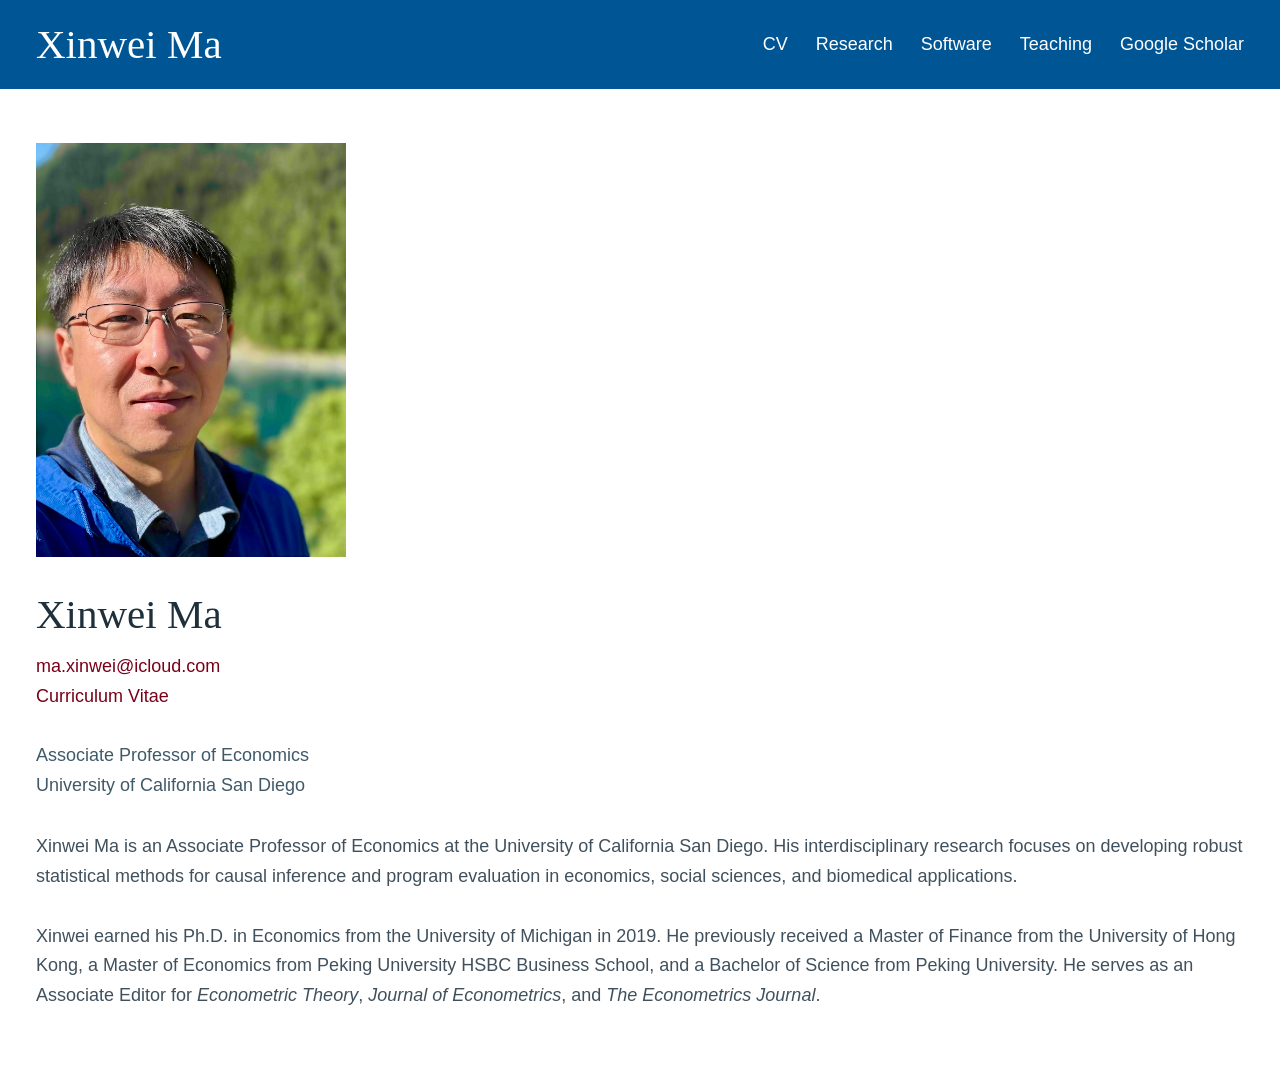
<file: index.html>
<!DOCTYPE html>
<html lang="en">
<head>
  <meta charset="UTF-8">
  <meta name="viewport" content="width=device-width, initial-scale=1">
  <meta name="description" content="Xinwei Ma, Associate Professor of Economics at the University of California San Diego. Research, software, teaching, and curriculum vitae.">
  <title>Xinwei Ma | Economics</title>
  <link rel="stylesheet" href="./styles.css">
</head>
<body>
<div id="academic-homepage" aria-label="Xinwei Ma academic website">
  

  <header class="academic-header">
    <div class="academic-header-inner">
      <a class="academic-name" href="./index.html" aria-current="page">Xinwei Ma</a>
      <nav class="academic-navigation" aria-label="Main navigation">
        <a href="https://xinweima.github.io/XinweiMa-CV.pdf" target="_blank" rel="noopener noreferrer" aria-label="Xinwei Ma curriculum vitae, PDF, opens in a new tab">CV</a>
        <a href="./research.html">Research</a>
        <a href="./software.html">Software</a>
        <a href="./teaching.html">Teaching</a>
        <a href="https://scholar.google.com/citations?user=rrIp8rMAAAAJ&amp;hl=en" target="_blank" rel="noopener noreferrer" aria-label="Xinwei Ma on Google Scholar, opens in a new tab">Google Scholar</a>
      </nav>
    </div>
  </header>

  <main class="academic-main">
    <section class="academic-home" id="home" aria-label="Homepage">
      <div class="academic-portrait">
        <img class="academic-photo" src="./XinweiMa-Photo.jpg" alt="Xinwei Ma" width="576" height="768">
      </div>
      <div class="academic-introduction">
        <h1>Xinwei Ma</h1>
        <p class="academic-email">
          <a href="mailto:ma.xinwei@icloud.com">ma.xinwei@icloud.com</a><br>
          <a href="https://xinweima.github.io/XinweiMa-CV.pdf" target="_blank" rel="noopener noreferrer" aria-label="Xinwei Ma curriculum vitae, PDF, opens in a new tab">Curriculum Vitae</a>
        </p>
        <p class="academic-affiliation">Associate Professor of Economics<br>University of California San Diego</p>
        <div class="academic-biography">
          <p>Xinwei Ma is an Associate Professor of Economics at the University of California San Diego. His interdisciplinary research focuses on developing robust statistical methods for causal inference and program evaluation in economics, social sciences, and biomedical applications.</p>
          <p>Xinwei earned his Ph.D. in Economics from the University of Michigan in 2019. He previously received a Master of Finance from the University of Hong Kong, a Master of Economics from Peking University HSBC Business School, and a Bachelor of Science from Peking University. He serves as an Associate Editor for <em>Econometric Theory</em>, <em>Journal of Econometrics</em>, and <em>The Econometrics Journal</em>.</p>
        </div>
      </div>
    </section>
  </main>

</div>
<script>
  (function () {
    function redirectLegacyPage() {
      const requested = window.location.hash.slice(1);
      if (requested === 'research' || requested === 'software' || requested === 'teaching') {
        window.location.replace('./' + requested + '.html');
      }
    }

    window.addEventListener('hashchange', redirectLegacyPage);
    redirectLegacyPage();
  })();
</script>
</body>
</html>
</file>
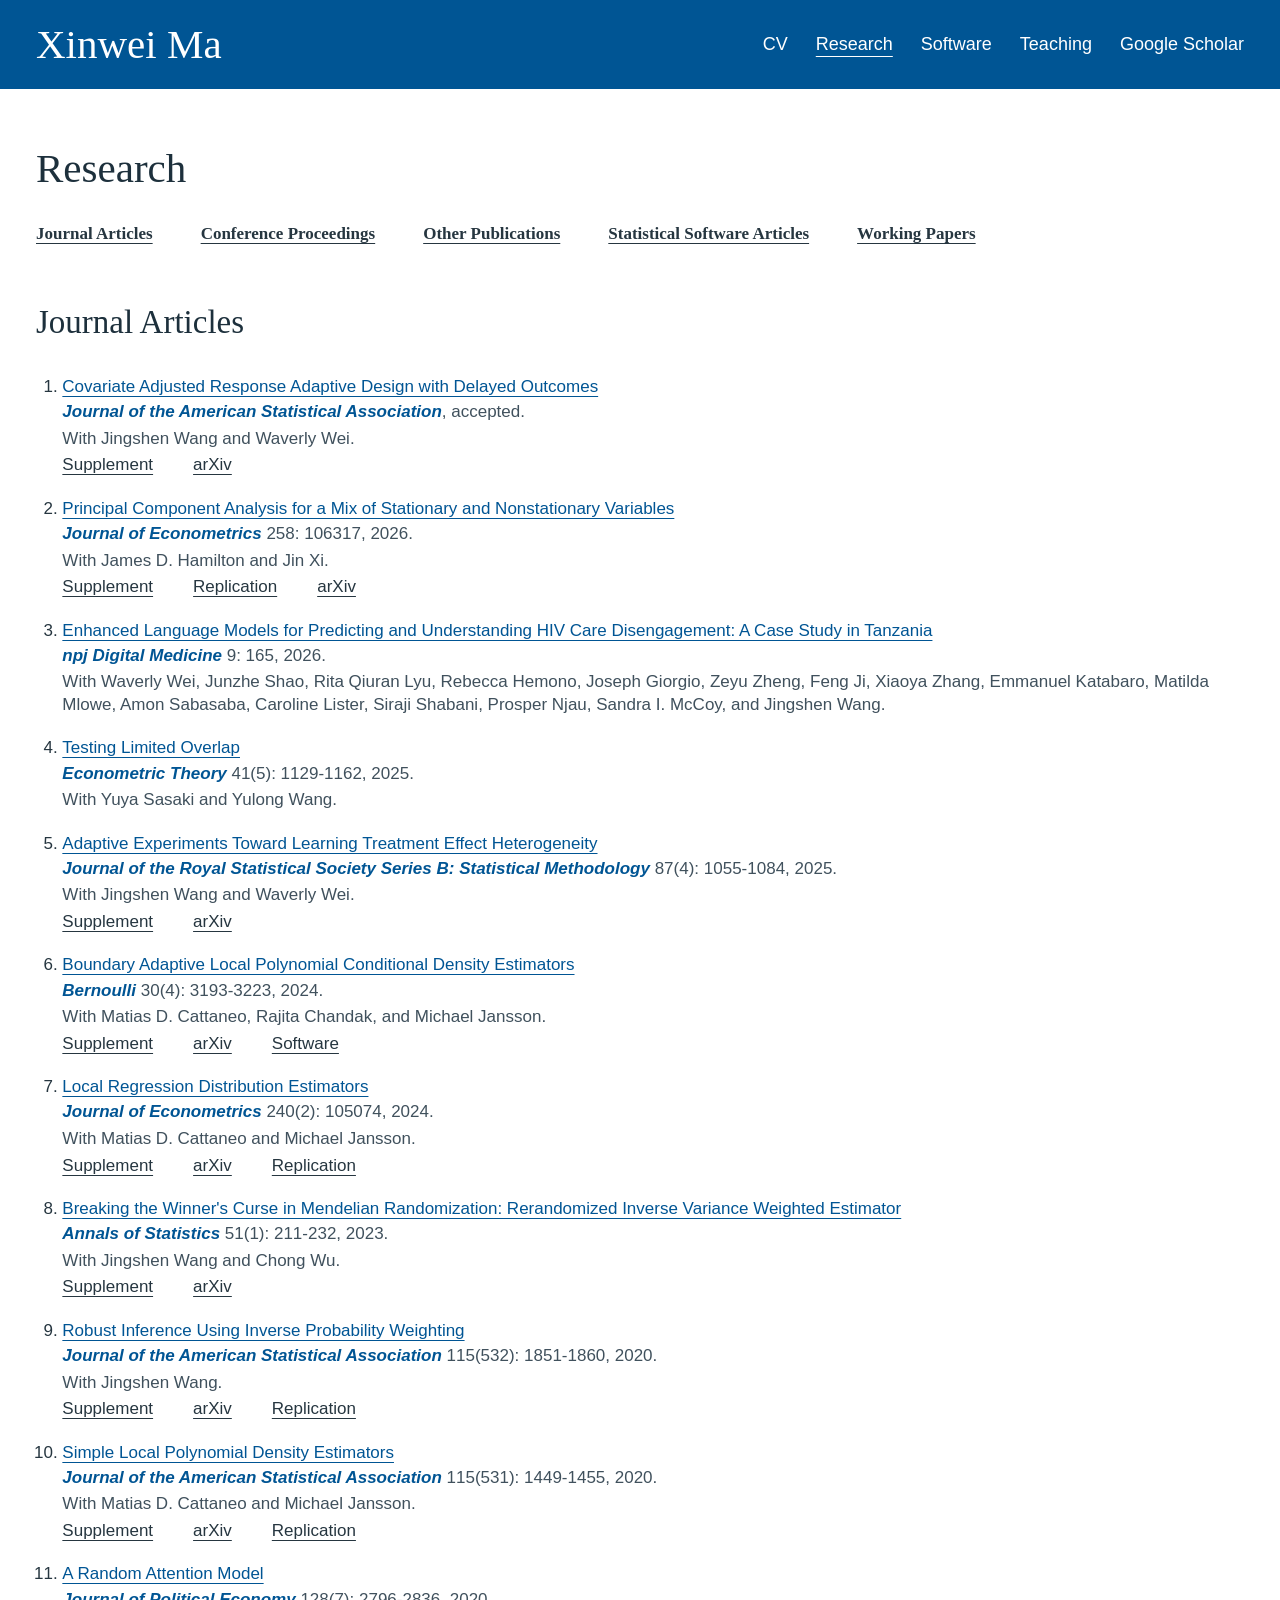
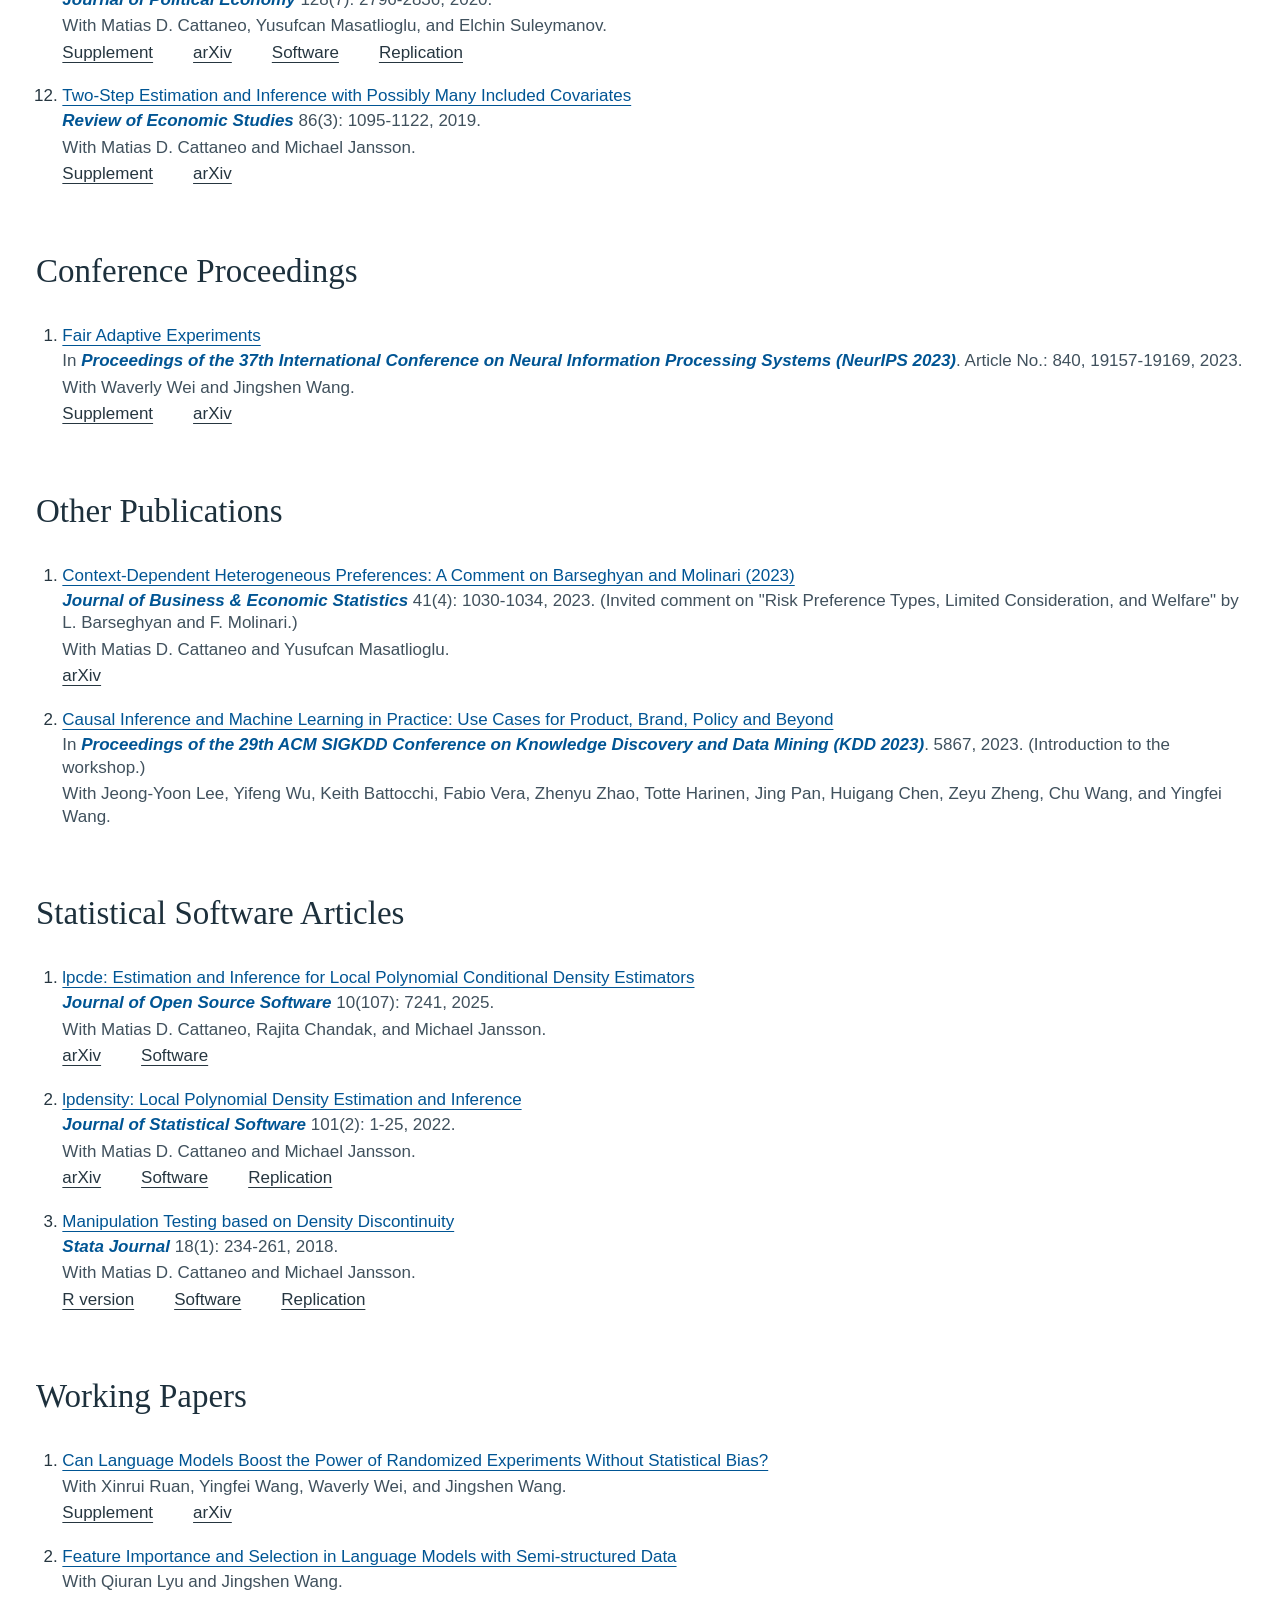
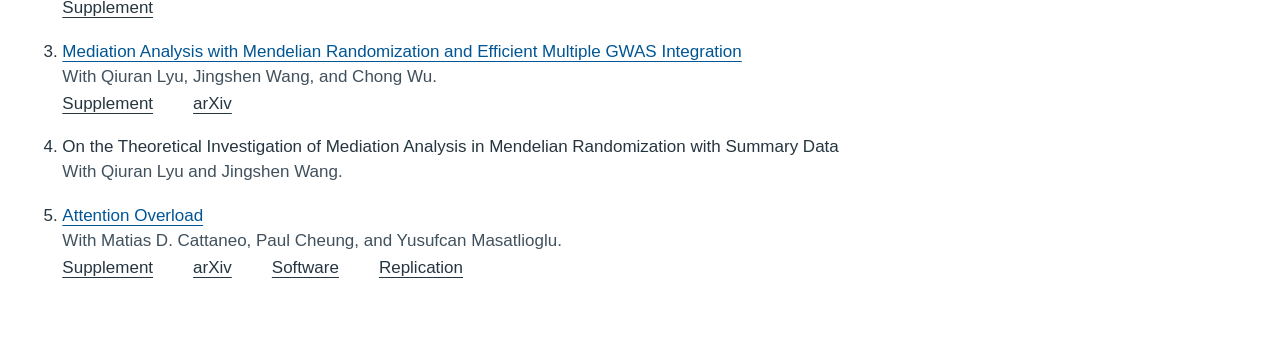
<file: research.html>
<!DOCTYPE html>
<html lang="en">
<head>
  <meta charset="UTF-8">
  <meta name="viewport" content="width=device-width, initial-scale=1">
  <meta name="description" content="Research by Xinwei Ma: journal articles, conference proceedings, statistical software articles, and working papers.">
  <title>Research | Xinwei Ma</title>
  <!-- Research list and links: https://sites.google.com/view/xinweima/research; retrieved 2026-10-17. -->
  <link rel="stylesheet" href="./styles.css">
</head>
<body>
<div id="academic-homepage" aria-label="Xinwei Ma academic website">
  <header class="academic-header">
    <div class="academic-header-inner">
      <a class="academic-name" href="./index.html">Xinwei Ma</a>
      <nav class="academic-navigation" aria-label="Main navigation">
        <a href="https://xinweima.github.io/XinweiMa-CV.pdf" target="_blank" rel="noopener noreferrer" aria-label="Xinwei Ma curriculum vitae, PDF, opens in a new tab">CV</a>
        <a href="./research.html" aria-current="page">Research</a>
        <a href="./software.html">Software</a>
        <a href="./teaching.html">Teaching</a>
        <a href="https://scholar.google.com/citations?user=rrIp8rMAAAAJ&amp;hl=en" target="_blank" rel="noopener noreferrer" aria-label="Xinwei Ma on Google Scholar, opens in a new tab">Google Scholar</a>
      </nav>
    </div>
  </header>

  <main class="academic-main academic-research">
    <h1>Research</h1>
    <nav class="academic-research-navigation" aria-label="Research sections">
      <a href="#journal-articles">Journal Articles</a>
      <a href="#conference-proceedings">Conference Proceedings</a>
      <a href="#other-publications">Other Publications</a>
      <a href="#statistical-software-articles">Statistical Software Articles</a>
      <a href="#working-papers">Working Papers</a>
    </nav>

    <section class="academic-research-section" id="journal-articles" aria-labelledby="journal-articles-heading">
      <h2 id="journal-articles-heading">Journal Articles</h2>
      <ol class="academic-paper-list">
        <li>
          <h3 class="academic-paper-title"><a href="https://xinweima.github.io/Adaptive-Experiment-Delayed-Outcomes/Ma-Wang-Wei-delayed-outcome.pdf" target="_blank" rel="noopener noreferrer">Covariate Adjusted Response Adaptive Design with Delayed Outcomes</a></h3>
          <p class="academic-paper-citation"><em class="academic-journal-name">Journal of the American Statistical Association</em>, accepted.</p>
          <p class="academic-paper-authors">With Jingshen Wang and Waverly Wei.</p>
          <div class="academic-paper-links">
            <a href="https://xinweima.github.io/Adaptive-Experiment-Delayed-Outcomes/Ma-Wang-Wei-delayed-outcome--supp.pdf" target="_blank" rel="noopener noreferrer">Supplement</a>
            <a href="https://arxiv.org/abs/2502.01062" target="_blank" rel="noopener noreferrer">arXiv</a>
          </div>
        </li>
        <li>
          <h3 class="academic-paper-title"><a href="https://xinweima.github.io/Principal-Component-Nonstationary/Hamilton_Ma_Xi_PCA.pdf" target="_blank" rel="noopener noreferrer">Principal Component Analysis for a Mix of Stationary and Nonstationary Variables</a></h3>
          <p class="academic-paper-citation"><em class="academic-journal-name">Journal of Econometrics</em> 258: 106317, 2026.</p>
          <p class="academic-paper-authors">With James D. Hamilton and Jin Xi.</p>
          <div class="academic-paper-links">
            <a href="https://xinweima.github.io/Principal-Component-Nonstationary/Hamilton_Ma_Xi_PCA-supp.pdf" target="_blank" rel="noopener noreferrer">Supplement</a>
            <a href="http://econweb.ucsd.edu/~jhamilto/HX_code.zip" target="_blank" rel="noopener noreferrer">Replication</a>
            <a href="https://arxiv.org/abs/2608.23732" target="_blank" rel="noopener noreferrer">arXiv</a>
          </div>
        </li>
        <li>
          <h3 class="academic-paper-title"><a href="https://xinweima.github.io/Language-Model-HIV-Tanzania/LLM-HIV-care-disengagement-npj.pdf" target="_blank" rel="noopener noreferrer">Enhanced Language Models for Predicting and Understanding HIV Care Disengagement: A Case Study in Tanzania</a></h3>
          <p class="academic-paper-citation"><em class="academic-journal-name">npj Digital Medicine</em> 9: 165, 2026.</p>
          <p class="academic-paper-authors">With Waverly Wei, Junzhe Shao, Rita Qiuran Lyu, Rebecca Hemono, Joseph Giorgio, Zeyu Zheng, Feng Ji, Xiaoya Zhang, Emmanuel Katabaro, Matilda Mlowe, Amon Sabasaba, Caroline Lister, Siraji Shabani, Prosper Njau, Sandra I. McCoy, and Jingshen Wang.</p>
        </li>
        <li>
          <h3 class="academic-paper-title"><a href="https://xinweima.github.io/Testing-Limited-Overlap/Ma-Sasaki-Wang_ET_Testing-Limited-Overlap.pdf" target="_blank" rel="noopener noreferrer">Testing Limited Overlap</a></h3>
          <p class="academic-paper-citation"><em class="academic-journal-name">Econometric Theory</em> 41(5): 1129-1162, 2025.</p>
          <p class="academic-paper-authors">With Yuya Sasaki and Yulong Wang.</p>
        </li>
        <li>
          <h3 class="academic-paper-title"><a href="https://xinweima.github.io/Adaptive-Learning-Treatment-Effect-Heterogeneity/Wei_Ma_Wang_Adaptive-Experiments-Towards-Learning-Treatment-Effect-Heterogeneity.pdf" target="_blank" rel="noopener noreferrer">Adaptive Experiments Toward Learning Treatment Effect Heterogeneity</a></h3>
          <p class="academic-paper-citation"><em class="academic-journal-name">Journal of the Royal Statistical Society Series B: Statistical Methodology</em> 87(4): 1055-1084, 2025.</p>
          <p class="academic-paper-authors">With Jingshen Wang and Waverly Wei.</p>
          <div class="academic-paper-links">
            <a href="https://xinweima.github.io/Adaptive-Learning-Treatment-Effect-Heterogeneity/Wei_Ma_Wang_Adaptive-Experiments-Towards-Learning-Treatment-Effect-Heterogeneity--Supp.pdf" target="_blank" rel="noopener noreferrer">Supplement</a>
            <a href="https://doi.org/10.48550/arXiv.2312.06883" target="_blank" rel="noopener noreferrer">arXiv</a>
          </div>
        </li>
        <li>
          <h3 class="academic-paper-title"><a href="https://xinweima.github.io/Local-Polynomial-Conditional/Cattaneo_Chandak_Jansson_Ma_LPCondDen.pdf" target="_blank" rel="noopener noreferrer">Boundary Adaptive Local Polynomial Conditional Density Estimators</a></h3>
          <p class="academic-paper-citation"><em class="academic-journal-name">Bernoulli</em> 30(4): 3193-3223, 2024.</p>
          <p class="academic-paper-authors">With Matias D. Cattaneo, Rajita Chandak, and Michael Jansson.</p>
          <div class="academic-paper-links">
            <a href="https://xinweima.github.io/Local-Polynomial-Conditional/Cattaneo_Chandak_Jansson_Ma_LPCondDen--SA.pdf" target="_blank" rel="noopener noreferrer">Supplement</a>
            <a href="https://arxiv.org/abs/2204.10359" target="_blank" rel="noopener noreferrer">arXiv</a>
            <a href="https://nppackages.github.io/lpcde/" target="_blank" rel="noopener noreferrer">Software</a>
          </div>
        </li>
        <li>
          <h3 class="academic-paper-title"><a href="https://xinweima.github.io/Local-Regression-Distribution/Cattaneo-Jansson-Ma_2024_JoE_Local-regression-distribution-estimators.pdf" target="_blank" rel="noopener noreferrer">Local Regression Distribution Estimators</a></h3>
          <p class="academic-paper-citation"><em class="academic-journal-name">Journal of Econometrics</em> 240(2): 105074, 2024.</p>
          <p class="academic-paper-authors">With Matias D. Cattaneo and Michael Jansson.</p>
          <div class="academic-paper-links">
            <a href="https://xinweima.github.io/Local-Regression-Distribution/Cattaneo-Jansson-Ma_2021_JoE--Supplement.pdf" target="_blank" rel="noopener noreferrer">Supplement</a>
            <a href="https://arxiv.org/abs/2009.14367" target="_blank" rel="noopener noreferrer">arXiv</a>
            <a href="https://xinweima.github.io/Local-Regression-Distribution/Cattaneo-Jansson-Ma_2021_JoE--Replication.zip" target="_blank" rel="noopener noreferrer">Replication</a>
          </div>
        </li>
        <li>
          <h3 class="academic-paper-title"><a href="https://xinweima.github.io/Mendalian-Randomization-Winner-Curse/Ma_Wang_Wu_2023_Mendelian-randomization-winners-curse.pdf" target="_blank" rel="noopener noreferrer">Breaking the Winner&#x27;s Curse in Mendelian Randomization: Rerandomized Inverse Variance Weighted Estimator</a></h3>
          <p class="academic-paper-citation"><em class="academic-journal-name">Annals of Statistics</em> 51(1): 211-232, 2023.</p>
          <p class="academic-paper-authors">With Jingshen Wang and Chong Wu.</p>
          <div class="academic-paper-links">
            <a href="https://xinweima.github.io/Mendalian-Randomization-Winner-Curse/Ma_Wang_Wu_2023_Mendelian-randomization-winners-curse--SA.pdf" target="_blank" rel="noopener noreferrer">Supplement</a>
            <a href="https://arxiv.org/abs/2302.10470" target="_blank" rel="noopener noreferrer">arXiv</a>
          </div>
        </li>
        <li>
          <h3 class="academic-paper-title"><a href="https://xinweima.github.io/Robust-Inference-IPW/Ma-Wang-2020-JASA-RobustIPW.pdf" target="_blank" rel="noopener noreferrer">Robust Inference Using Inverse Probability Weighting</a></h3>
          <p class="academic-paper-citation"><em class="academic-journal-name">Journal of the American Statistical Association</em> 115(532): 1851-1860, 2020.</p>
          <p class="academic-paper-authors">With Jingshen Wang.</p>
          <div class="academic-paper-links">
            <a href="https://xinweima.github.io/Robust-Inference-IPW/Ma-Wang-2020-JASA-RobustIPW--Supplement.pdf" target="_blank" rel="noopener noreferrer">Supplement</a>
            <a href="http://arxiv.org/abs/1810.11397" target="_blank" rel="noopener noreferrer">arXiv</a>
            <a href="https://xinweima.github.io/Robust-Inference-IPW/Ma-Wang-2020-JASA-RobustIPW--Replication.zip" target="_blank" rel="noopener noreferrer">Replication</a>
          </div>
        </li>
        <li>
          <h3 class="academic-paper-title"><a href="https://xinweima.github.io/Local-Polynomial-Density/Cattaneo-Jansson-Ma_2020_JASA.pdf" target="_blank" rel="noopener noreferrer">Simple Local Polynomial Density Estimators</a></h3>
          <p class="academic-paper-citation"><em class="academic-journal-name">Journal of the American Statistical Association</em> 115(531): 1449-1455, 2020.</p>
          <p class="academic-paper-authors">With Matias D. Cattaneo and Michael Jansson.</p>
          <div class="academic-paper-links">
            <a href="https://xinweima.github.io/Local-Polynomial-Density/Cattaneo-Jansson-Ma_2019_JASA--Supplement.pdf" target="_blank" rel="noopener noreferrer">Supplement</a>
            <a href="http://arxiv.org/abs/1811.11512" target="_blank" rel="noopener noreferrer">arXiv</a>
            <a href="https://xinweima.github.io/Local-Polynomial-Density/Cattaneo-Jansson-Ma_2020_JASA--Replication.zip" target="_blank" rel="noopener noreferrer">Replication</a>
          </div>
        </li>
        <li>
          <h3 class="academic-paper-title"><a href="https://xinweima.github.io/Random-Attention/Cattaneo-Ma-Masatlioglu-Suleymanov_2020_JPE_A-Random-Attention-Model.pdf" target="_blank" rel="noopener noreferrer">A Random Attention Model</a></h3>
          <p class="academic-paper-citation"><em class="academic-journal-name">Journal of Political Economy</em> 128(7): 2796-2836, 2020.</p>
          <p class="academic-paper-authors">With Matias D. Cattaneo, Yusufcan Masatlioglu, and Elchin Suleymanov.</p>
          <div class="academic-paper-links">
            <a href="https://xinweima.github.io/Random-Attention/Cattaneo-Ma-Masatlioglu-Suleymanov_2019_RAM--Supplement.pdf" target="_blank" rel="noopener noreferrer">Supplement</a>
            <a href="https://arxiv.org/abs/1712.03448" target="_blank" rel="noopener noreferrer">arXiv</a>
            <a href="https://cran.r-project.org/package=ramchoice" target="_blank" rel="noopener noreferrer">Software</a>
            <a href="https://xinweima.github.io/Random-Attention/Cattaneo-Ma-Masatlioglu-Suleymanov_2019_RAM.R" target="_blank" rel="noopener noreferrer">Replication</a>
          </div>
        </li>
        <li>
          <h3 class="academic-paper-title"><a href="https://xinweima.github.io/Two-step-Many-Covariates/Cattaneo-Jansson-Ma_Two-step-Many-Cov.pdf" target="_blank" rel="noopener noreferrer">Two-Step Estimation and Inference with Possibly Many Included Covariates</a></h3>
          <p class="academic-paper-citation"><em class="academic-journal-name">Review of Economic Studies</em> 86(3): 1095-1122, 2019.</p>
          <p class="academic-paper-authors">With Matias D. Cattaneo and Michael Jansson.</p>
          <div class="academic-paper-links">
            <a href="https://xinweima.github.io/Two-step-Many-Covariates/Cattaneo-Jansson-Ma_Two-step-Many-Cov--supp.pdf" target="_blank" rel="noopener noreferrer">Supplement</a>
            <a href="http://arxiv.org/abs/1807.10100" target="_blank" rel="noopener noreferrer">arXiv</a>
          </div>
        </li>
      </ol>
    </section>

    <section class="academic-research-section" id="conference-proceedings" aria-labelledby="conference-proceedings-heading">
      <h2 id="conference-proceedings-heading">Conference Proceedings</h2>
      <ol class="academic-paper-list">
        <li>
          <h3 class="academic-paper-title"><a href="https://xinweima.github.io/Fair-Adaptive-Experiments/Wei_Ma_Wang_NeurIPS_Fair-Adaptive-Experiments.pdf" target="_blank" rel="noopener noreferrer">Fair Adaptive Experiments</a></h3>
          <p class="academic-paper-citation">In <em class="academic-journal-name">Proceedings of the 37th International Conference on Neural Information Processing Systems (NeurIPS 2023)</em>. Article No.: 840, 19157-19169, 2023.</p>
          <p class="academic-paper-authors">With Waverly Wei and Jingshen Wang.</p>
          <div class="academic-paper-links">
            <a href="https://xinweima.github.io/Fair-Adaptive-Experiments/Wei_Ma_Wang_NeurIPS_Fair-Adaptive-Experiments--supp.pdf" target="_blank" rel="noopener noreferrer">Supplement</a>
            <a href="https://arxiv.org/abs/2310.16290" target="_blank" rel="noopener noreferrer">arXiv</a>
          </div>
        </li>
      </ol>
    </section>

    <section class="academic-research-section" id="other-publications" aria-labelledby="other-publications-heading">
      <h2 id="other-publications-heading">Other Publications</h2>
      <ol class="academic-paper-list">
        <li>
          <h3 class="academic-paper-title"><a href="https://xinweima.github.io/JBES-Comment/Cattaneo_Ma_Masatlioglu_JBES_2023_Discussion.pdf" target="_blank" rel="noopener noreferrer">Context-Dependent Heterogeneous Preferences: A Comment on Barseghyan and Molinari (2023)</a></h3>
          <p class="academic-paper-citation"><em class="academic-journal-name">Journal of Business &amp; Economic Statistics</em> 41(4): 1030-1034, 2023. (Invited comment on &quot;Risk Preference Types, Limited Consideration, and Welfare&quot; by L. Barseghyan and F. Molinari.)</p>
          <p class="academic-paper-authors">With Matias D. Cattaneo and Yusufcan Masatlioglu.</p>
          <div class="academic-paper-links">
            <a href="http://arxiv.org/abs/2305.10934" target="_blank" rel="noopener noreferrer">arXiv</a>
          </div>
        </li>
        <li>
          <h3 class="academic-paper-title"><a href="https://xinweima.github.io/KDD-Abstract/KDD23Abstract.pdf" target="_blank" rel="noopener noreferrer">Causal Inference and Machine Learning in Practice: Use Cases for Product, Brand, Policy and Beyond</a></h3>
          <p class="academic-paper-citation">In <em class="academic-journal-name">Proceedings of the 29th ACM SIGKDD Conference on Knowledge Discovery and Data Mining (KDD 2023)</em>. 5867, 2023. (Introduction to the workshop.)</p>
          <p class="academic-paper-authors">With Jeong-Yoon Lee, Yifeng Wu, Keith Battocchi, Fabio Vera, Zhenyu Zhao, Totte Harinen, Jing Pan, Huigang Chen, Zeyu Zheng, Chu Wang, and Yingfei Wang.</p>
        </li>
      </ol>
    </section>

    <section class="academic-research-section" id="statistical-software-articles" aria-labelledby="statistical-software-articles-heading">
      <h2 id="statistical-software-articles-heading">Statistical Software Articles</h2>
      <ol class="academic-paper-list">
        <li>
          <h3 class="academic-paper-title"><a href="https://xinweima.github.io/Local-Polynomial-Conditional/Cattaneo-Chandak-Jansson-Ma_2025_lpcde_JOSS.pdf" target="_blank" rel="noopener noreferrer">lpcde: Estimation and Inference for Local Polynomial Conditional Density Estimators</a></h3>
          <p class="academic-paper-citation"><em class="academic-journal-name">Journal of Open Source Software</em> 10(107): 7241, 2025.</p>
          <p class="academic-paper-authors">With Matias D. Cattaneo, Rajita Chandak, and Michael Jansson.</p>
          <div class="academic-paper-links">
            <a href="https://arxiv.org/abs/2204.10375" target="_blank" rel="noopener noreferrer">arXiv</a>
            <a href="https://nppackages.github.io/lpcde/" target="_blank" rel="noopener noreferrer">Software</a>
          </div>
        </li>
        <li>
          <h3 class="academic-paper-title"><a href="https://xinweima.github.io/Local-Polynomial-Density/Cattaneo-Jansson-Ma_2022_JSS.pdf" target="_blank" rel="noopener noreferrer">lpdensity: Local Polynomial Density Estimation and Inference</a></h3>
          <p class="academic-paper-citation"><em class="academic-journal-name">Journal of Statistical Software</em> 101(2): 1-25, 2022.</p>
          <p class="academic-paper-authors">With Matias D. Cattaneo and Michael Jansson.</p>
          <div class="academic-paper-links">
            <a href="https://arxiv.org/abs/1906.06529" target="_blank" rel="noopener noreferrer">arXiv</a>
            <a href="https://nppackages.github.io/lpdensity/" target="_blank" rel="noopener noreferrer">Software</a>
            <a href="https://xinweima.github.io/Local-Polynomial-Density/Cattaneo-Jansson-Ma_2022_JSS--Replication.zip" target="_blank" rel="noopener noreferrer">Replication</a>
          </div>
        </li>
        <li>
          <h3 class="academic-paper-title"><a href="https://xinweima.github.io/Local-Polynomial-Density/Cattaneo-Jansson-Ma_2018_Stata.pdf" target="_blank" rel="noopener noreferrer">Manipulation Testing based on Density Discontinuity</a></h3>
          <p class="academic-paper-citation"><em class="academic-journal-name">Stata Journal</em> 18(1): 234-261, 2018.</p>
          <p class="academic-paper-authors">With Matias D. Cattaneo and Michael Jansson.</p>
          <div class="academic-paper-links">
            <a href="https://xinweima.github.io/Local-Polynomial-Density/Cattaneo-Jansson-Ma_2017_R.pdf" target="_blank" rel="noopener noreferrer">R version</a>
            <a href="https://rdpackages.github.io/rddensity/" target="_blank" rel="noopener noreferrer">Software</a>
            <a href="https://xinweima.github.io/Local-Polynomial-Density/Cattaneo-Jansson-Ma_2018_Stata--Replication.zip" target="_blank" rel="noopener noreferrer">Replication</a>
          </div>
        </li>
      </ol>
    </section>

    <section class="academic-research-section" id="working-papers" aria-labelledby="working-papers-heading">
      <h2 id="working-papers-heading">Working Papers</h2>
      <ol class="academic-paper-list">
        <li>
          <h3 class="academic-paper-title"><a href="https://xinweima.github.io/Can-Language-Models-Boost-Power-RCT/Ruan_Ma_Wang_Wei_Wang_LLM-boost.pdf" target="_blank" rel="noopener noreferrer">Can Language Models Boost the Power of Randomized Experiments Without Statistical Bias?</a></h3>
          <p class="academic-paper-authors">With Xinrui Ruan, Yingfei Wang, Waverly Wei, and Jingshen Wang.</p>
          <div class="academic-paper-links">
            <a href="https://xinweima.github.io/Can-Language-Models-Boost-Power-RCT/Ruan_Ma_Wang_Wei_Wang_LLM-boost--supp.pdf" target="_blank" rel="noopener noreferrer">Supplement</a>
            <a href="https://arxiv.org/abs/2510.05545" target="_blank" rel="noopener noreferrer">arXiv</a>
          </div>
        </li>
        <li>
          <h3 class="academic-paper-title"><a href="https://xinweima.github.io/Feature-Selection-LLM/Lyu_Ma_Wang_Feature%20Selection%20LLM.pdf" target="_blank" rel="noopener noreferrer">Feature Importance and Selection in Language Models with Semi-structured Data</a></h3>
          <p class="academic-paper-authors">With Qiuran Lyu and Jingshen Wang.</p>
          <div class="academic-paper-links">
            <a href="https://xinweima.github.io/Feature-Selection-LLM/Lyu_Ma_Wang_Feature%20Selection%20LLM--Supp.pdf" target="_blank" rel="noopener noreferrer">Supplement</a>
          </div>
        </li>
        <li>
          <h3 class="academic-paper-title"><a href="https://xinweima.github.io/Mendalian-Randomization-Mediation/Lyu-Wu-Ma-Wang-MendelianMR.pdf" target="_blank" rel="noopener noreferrer">Mediation Analysis with Mendelian Randomization and Efficient Multiple GWAS Integration</a></h3>
          <p class="academic-paper-authors">With Qiuran Lyu, Jingshen Wang, and Chong Wu.</p>
          <div class="academic-paper-links">
            <a href="https://xinweima.github.io/Mendalian-Randomization-Mediation/Lyu-Wu-Ma-Wang-MendelianMR--Supp.pdf" target="_blank" rel="noopener noreferrer">Supplement</a>
            <a href="https://arxiv.org/abs/2312.10563" target="_blank" rel="noopener noreferrer">arXiv</a>
          </div>
        </li>
        <li>
          <h3 class="academic-paper-title">On the Theoretical Investigation of Mediation Analysis in Mendelian Randomization with Summary Data</h3>
          <p class="academic-paper-authors">With Qiuran Lyu and Jingshen Wang.</p>
        </li>
        <li>
          <h3 class="academic-paper-title"><a href="https://xinweima.github.io/Attention-Overload/Cattaneo_Cheung_Ma_Masatlioglu_AOM.pdf" target="_blank" rel="noopener noreferrer">Attention Overload</a></h3>
          <p class="academic-paper-authors">With Matias D. Cattaneo, Paul Cheung, and Yusufcan Masatlioglu.</p>
          <div class="academic-paper-links">
            <a href="https://xinweima.github.io/Attention-Overload/Cattaneo_Cheung_Ma_Masatlioglu_AOM--SA.pdf" target="_blank" rel="noopener noreferrer">Supplement</a>
            <a href="https://arxiv.org/abs/2110.10650" target="_blank" rel="noopener noreferrer">arXiv</a>
            <a href="https://cran.r-project.org/package=ramchoice" target="_blank" rel="noopener noreferrer">Software</a>
            <a href="https://github.com/mdcattaneo/replication-CCMM_2026_wp" target="_blank" rel="noopener noreferrer">Replication</a>
          </div>
        </li>
      </ol>
    </section>
  </main>

</div>
</body>
</html>
</file>
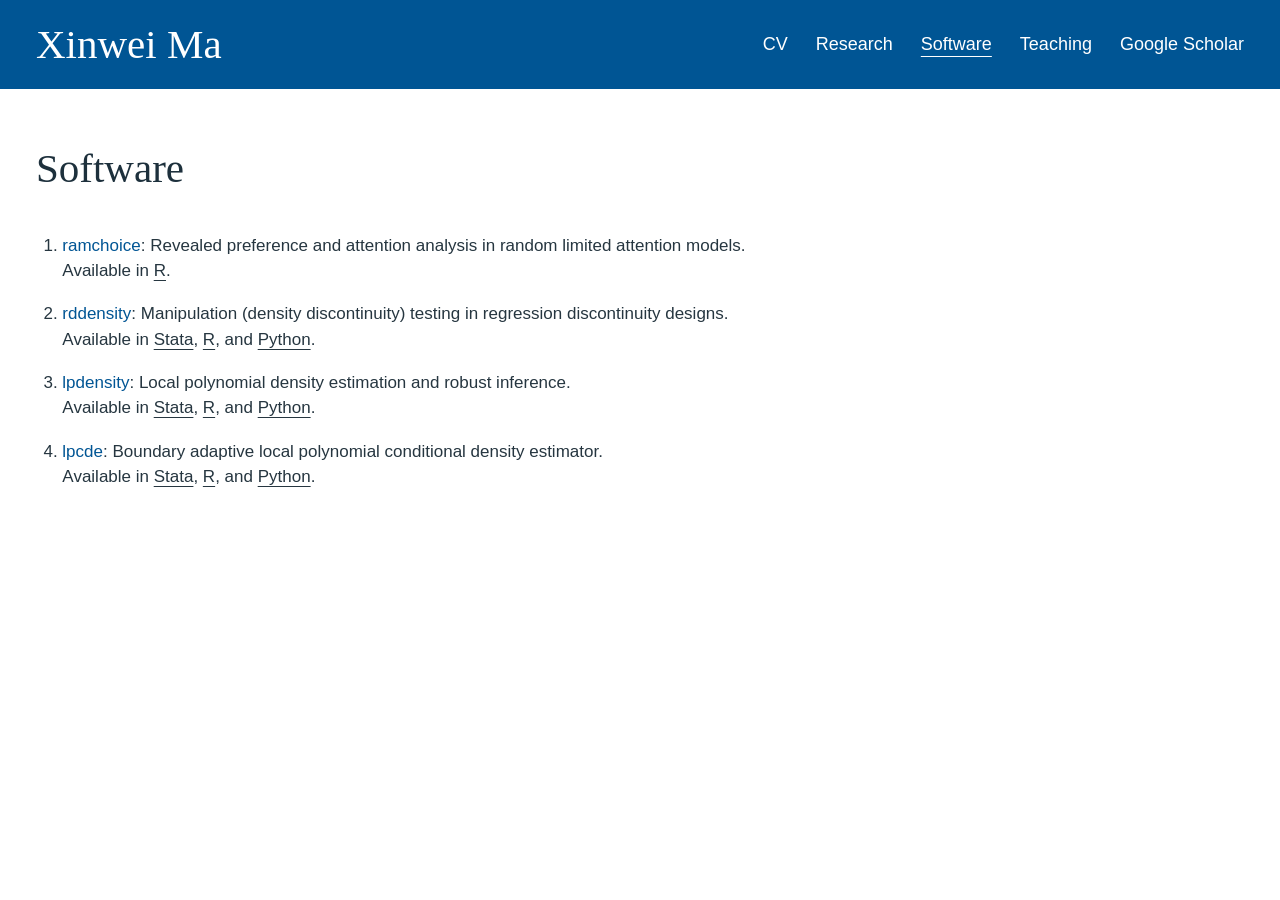
<file: software.html>
<!DOCTYPE html>
<html lang="en">
<head>
  <meta charset="UTF-8">
  <meta name="viewport" content="width=device-width, initial-scale=1">
  <meta name="description" content="Statistical software by Xinwei Ma: ramchoice, rddensity, lpdensity, and lpcde, with links to R, Python, and Stata versions.">
  <title>Software | Xinwei Ma</title>
  <!-- Software descriptions and links: https://sites.google.com/view/xinweima/software; retrieved 2026-10-17. -->
  <!-- Version availability and links: XinweiMa-CV.tex, Statistical Packages. -->
  <link rel="stylesheet" href="./styles.css">
</head>
<body>
<div id="academic-homepage" aria-label="Xinwei Ma academic website">
  <header class="academic-header">
    <div class="academic-header-inner">
      <a class="academic-name" href="./index.html">Xinwei Ma</a>
      <nav class="academic-navigation" aria-label="Main navigation">
        <a href="https://xinweima.github.io/XinweiMa-CV.pdf" target="_blank" rel="noopener noreferrer" aria-label="Xinwei Ma curriculum vitae, PDF, opens in a new tab">CV</a>
        <a href="./research.html">Research</a>
        <a href="./software.html" aria-current="page">Software</a>
        <a href="./teaching.html">Teaching</a>
        <a href="https://scholar.google.com/citations?user=rrIp8rMAAAAJ&amp;hl=en" target="_blank" rel="noopener noreferrer" aria-label="Xinwei Ma on Google Scholar, opens in a new tab">Google Scholar</a>
      </nav>
    </div>
  </header>

  <main class="academic-main academic-software">
    <h1>Software</h1>
    <ol class="academic-software-list">
      <li>
        <h2 class="academic-software-title"><span class="academic-software-name">ramchoice</span>: Revealed preference and attention analysis in random limited attention models.</h2>
        <p class="academic-software-links">Available in <a href="https://CRAN.R-project.org/package=ramchoice" target="_blank" rel="noopener noreferrer">R</a>.</p>
      </li>
      <li>
        <h2 class="academic-software-title"><span class="academic-software-name">rddensity</span>: Manipulation (density discontinuity) testing in regression discontinuity designs.</h2>
        <p class="academic-software-links">Available in <a href="https://rdpackages.github.io/rddensity/" target="_blank" rel="noopener noreferrer">Stata</a>, <a href="https://CRAN.R-project.org/package=rddensity" target="_blank" rel="noopener noreferrer">R</a>, and <a href="https://rdpackages.github.io/rddensity/" target="_blank" rel="noopener noreferrer">Python</a>.</p>
      </li>
      <li>
        <h2 class="academic-software-title"><span class="academic-software-name">lpdensity</span>: Local polynomial density estimation and robust inference.</h2>
        <p class="academic-software-links">Available in <a href="https://nppackages.github.io/lpdensity/" target="_blank" rel="noopener noreferrer">Stata</a>, <a href="https://CRAN.R-project.org/package=lpdensity" target="_blank" rel="noopener noreferrer">R</a>, and <a href="https://nppackages.github.io/lpdensity/" target="_blank" rel="noopener noreferrer">Python</a>.</p>
      </li>
      <li>
        <h2 class="academic-software-title"><span class="academic-software-name">lpcde</span>: Boundary adaptive local polynomial conditional density estimator.</h2>
        <p class="academic-software-links">Available in <a href="https://nppackages.github.io/lpcde/" target="_blank" rel="noopener noreferrer">Stata</a>, <a href="https://cran.r-project.org/web/packages/lpcde/index.html" target="_blank" rel="noopener noreferrer">R</a>, and <a href="https://nppackages.github.io/lpcde/" target="_blank" rel="noopener noreferrer">Python</a>.</p>
      </li>
    </ol>
  </main>

</div>
</body>
</html>
</file>
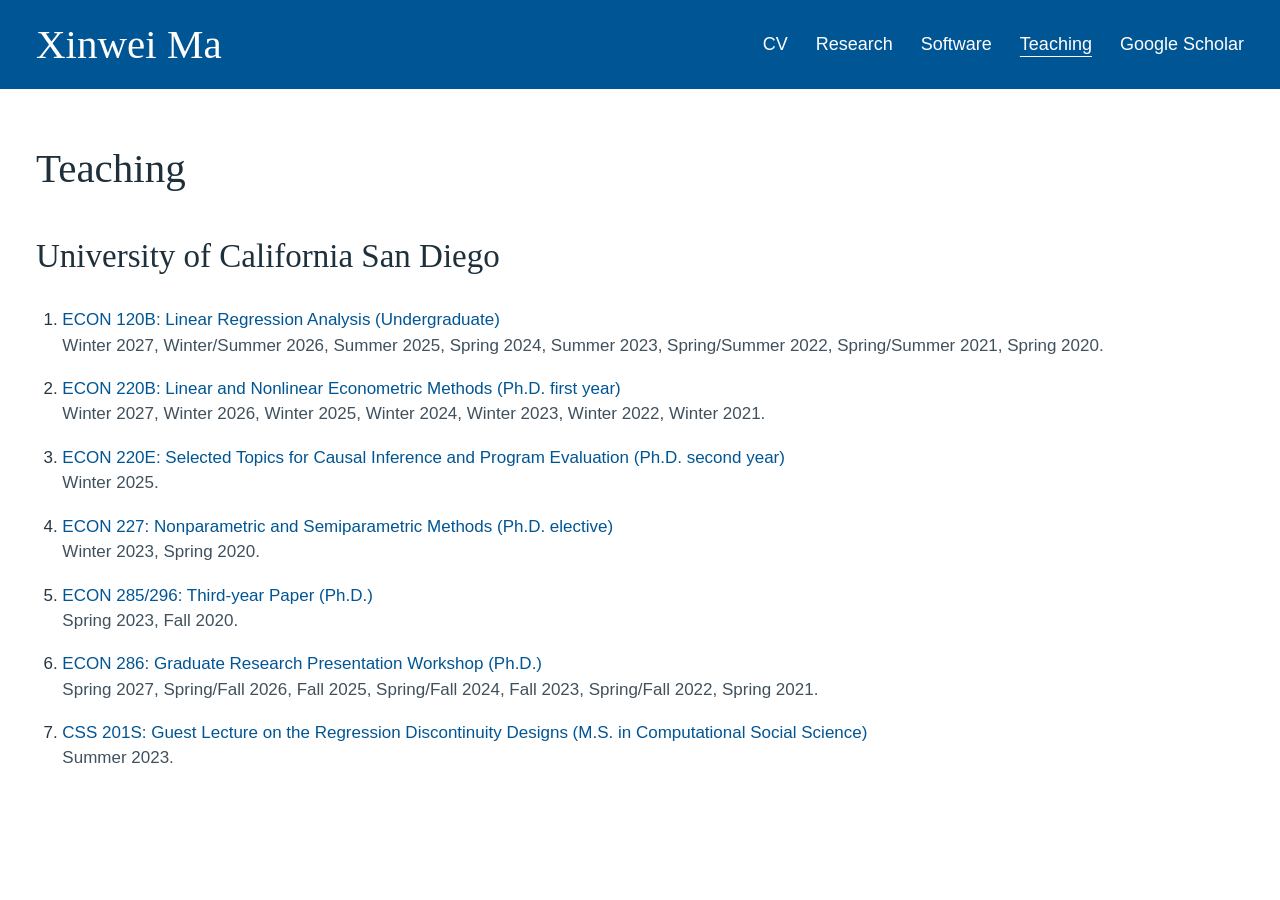
<file: teaching.html>
<!DOCTYPE html>
<html lang="en">
<head>
  <meta charset="UTF-8">
  <meta name="viewport" content="width=device-width, initial-scale=1">
  <meta name="description" content="Teaching by Xinwei Ma at the University of California San Diego: undergraduate and graduate courses and teaching history.">
  <title>Teaching | Xinwei Ma</title>
  <!-- Teaching history supplied and updated by Xinwei Ma on 2026-10-17. -->
  <link rel="stylesheet" href="./styles.css">
</head>
<body>
<div id="academic-homepage" class="academic-teaching-site" aria-label="Xinwei Ma academic website">
  <header class="academic-header">
    <div class="academic-header-inner">
      <a class="academic-name" href="./index.html">Xinwei Ma</a>
      <nav class="academic-navigation" aria-label="Main navigation">
        <a href="https://xinweima.github.io/XinweiMa-CV.pdf" target="_blank" rel="noopener noreferrer" aria-label="Xinwei Ma curriculum vitae, PDF, opens in a new tab">CV</a>
        <a href="./research.html">Research</a>
        <a href="./software.html">Software</a>
        <a href="./teaching.html" aria-current="page">Teaching</a>
        <a href="https://scholar.google.com/citations?user=rrIp8rMAAAAJ&amp;hl=en" target="_blank" rel="noopener noreferrer" aria-label="Xinwei Ma on Google Scholar, opens in a new tab">Google Scholar</a>
      </nav>
    </div>
  </header>

  <main class="academic-main academic-teaching">
    <h1>Teaching</h1>
    <section class="academic-teaching-section" aria-labelledby="ucsd-teaching-heading">
      <h2 id="ucsd-teaching-heading">University of California San Diego</h2>
      <ol class="academic-course-list">
        <li>
          <h3 class="academic-course-title">ECON 120B: Linear Regression Analysis (Undergraduate)</h3>
          <p class="academic-course-terms">Winter 2027, Winter/Summer 2026, Summer 2025, Spring 2024, Summer 2023, Spring/Summer 2022, Spring/Summer 2021, Spring 2020.</p>
        </li>
        <li>
          <h3 class="academic-course-title">ECON 220B: Linear and Nonlinear Econometric Methods (Ph.D. first year)</h3>
          <p class="academic-course-terms">Winter 2027, Winter 2026, Winter 2025, Winter 2024, Winter 2023, Winter 2022, Winter 2021.</p>
        </li>
        <li>
          <h3 class="academic-course-title">ECON 220E: Selected Topics for Causal Inference and Program Evaluation (Ph.D. second year)</h3>
          <p class="academic-course-terms">Winter 2025.</p>
        </li>
        <li>
          <h3 class="academic-course-title">ECON 227: Nonparametric and Semiparametric Methods (Ph.D. elective)</h3>
          <p class="academic-course-terms">Winter 2023, Spring 2020.</p>
        </li>
        <li>
          <h3 class="academic-course-title">ECON 285/296: Third-year Paper (Ph.D.)</h3>
          <p class="academic-course-terms">Spring 2023, Fall 2020.</p>
        </li>
        <li>
          <h3 class="academic-course-title">ECON 286: Graduate Research Presentation Workshop (Ph.D.)</h3>
          <p class="academic-course-terms">Spring 2027, Spring/Fall 2026, Fall 2025, Spring/Fall 2024, Fall 2023, Spring/Fall 2022, Spring 2021.</p>
        </li>
        <li>
          <h3 class="academic-course-title">CSS 201S: Guest Lecture on the Regression Discontinuity Designs (M.S. in Computational Social Science)</h3>
          <p class="academic-course-terms">Summer 2023.</p>
        </li>
      </ol>
    </section>
  </main>

</div>
</body>
</html>
</file>
<file: styles.css>
html { color-scheme: light; }
body { margin: 0; background-color: #ffffff; }

#academic-homepage {
  --academic-blue: #005594;
  color-scheme: light;
  color: #263640;
  font-family: Arial, Helvetica, sans-serif;
  font-size: 18px;
  line-height: 1.65;
  display: flex;
  flex-direction: column;
  min-height: 100vh;
  min-height: 100svh;
  width: 100%;
}
#academic-homepage * { box-sizing: border-box; }
#academic-homepage [hidden] { display: none !important; }
#academic-homepage .academic-header {
  background: var(--academic-blue);
  color: #ffffff;
}
#academic-homepage .academic-header-inner {
  width: 100%;
  padding: 18px 36px;
  display: flex;
  align-items: center;
  justify-content: space-between;
  gap: 24px 64px;
  flex-wrap: wrap;
}
#academic-homepage .academic-name {
  color: #ffffff;
  font-family: Georgia, 'Times New Roman', serif;
  font-size: 41px;
  font-weight: 400;
  line-height: 1.3;
  text-decoration: none;
  display: inline-flex;
  align-items: center;
  min-height: 44px;
  max-width: 100%;
}
#academic-homepage .academic-navigation {
  display: flex;
  align-items: center;
  gap: 16px 28px;
  flex-wrap: wrap;
}
#academic-homepage .academic-navigation a {
  color: #ffffff;
  display: inline-flex;
  align-items: center;
  min-height: 44px;
  font-size: 18px;
  font-weight: 400;
  text-decoration: none;
  white-space: nowrap;
}
#academic-homepage .academic-navigation a:hover,
#academic-homepage .academic-navigation a[aria-current="page"],
#academic-homepage .academic-name:hover {
  text-decoration: underline;
  text-underline-offset: 6px;
}
#academic-homepage .academic-main {
  width: 100%;
  padding: 54px 36px 64px;
  flex: 1;
}
#academic-homepage .academic-home {
  display: grid;
  grid-template-columns: 310px minmax(0, 1fr);
  gap: 42px;
  align-items: start;
}
#academic-homepage .academic-portrait {
  width: 100%;
  max-width: 410px;
  min-width: 0;
  justify-self: start;
}
#academic-homepage .academic-introduction {
  min-width: 0;
  text-align: left;
}
#academic-homepage .academic-photo {
  width: 310px;
  max-width: 100%;
  height: auto;
  display: block;
  margin: 0;
}
#academic-homepage h1 {
  margin: 0 0 12px;
  font-family: Georgia, 'Times New Roman', serif;
  color: #1d303c;
  font-size: 41px;
  font-weight: 400;
  line-height: 1.25;
}
#academic-homepage .academic-email {
  margin: 0 0 1.65em;
  font: inherit;
}
#academic-homepage .academic-email a {
  color: #780018;
  font: inherit;
  overflow-wrap: anywhere;
  text-decoration: none;
}
#academic-homepage .academic-affiliation {
  margin: 0 0 32px;
  font: inherit;
  color: #405969;
}
#academic-homepage .academic-biography {
  min-width: 0;
  margin: 0;
  color: #40515d;
  line-height: 1.65;
}
#academic-homepage .academic-biography p { margin: 0; font: inherit; }
#academic-homepage .academic-biography p + p { margin-top: 30px; }
#academic-homepage .academic-page p {
  margin: 16px 0 0;
  font: inherit;
  color: #40515d;
}
@media (max-width: 1350px) {
  #academic-homepage .academic-home {
    grid-template-columns: minmax(0, 1fr);
    gap: 32px;
  }
}
@media (max-width: 600px) {
  #academic-homepage .academic-header-inner {
    padding: 16px 22px;
    align-items: flex-start;
    flex-direction: column;
    gap: 8px;
  }
  #academic-homepage .academic-navigation { gap: 0 22px; }
  #academic-homepage .academic-main { padding: 34px 22px 42px; }
}

/* Research page */
#academic-homepage .academic-research-navigation {
  display: flex;
  flex-wrap: wrap;
  gap: 16px 48px;
  margin: 28px 0 56px;
  font: inherit;
}
#academic-homepage .academic-research a,
#academic-homepage .academic-software a {
  color: var(--academic-blue);
  font: inherit;
  text-decoration: underline;
  text-underline-offset: 4px;
  overflow-wrap: anywhere;
}
#academic-homepage .academic-research-navigation a {
  color: inherit;
  font-family: Georgia, 'Times New Roman', serif;
  font-weight: 700;
}
#academic-homepage .academic-research-section {
  margin-top: 64px;
  scroll-margin-top: 24px;
}
#academic-homepage .academic-research-navigation + .academic-research-section {
  margin-top: 0;
}
#academic-homepage .academic-research-section h2,
#academic-homepage .academic-teaching-section h2 {
  margin: 0 0 32px;
  color: #1d303c;
  font-family: Georgia, 'Times New Roman', serif;
  font-size: 33px;
  font-weight: 400;
  line-height: 1.3;
}
#academic-homepage .academic-paper-list,
#academic-homepage .academic-software-list {
  margin: 0;
  padding-left: 1.55em;
  font: inherit;
  list-style-type: decimal;
}
#academic-homepage .academic-paper-list > li,
#academic-homepage .academic-software-list > li { font: inherit; }
#academic-homepage .academic-paper-list > li + li,
#academic-homepage .academic-software-list > li + li { margin-top: 42px; }
#academic-homepage .academic-paper-title,
#academic-homepage .academic-software-title {
  margin: 0;
  font: inherit;
  font-weight: 500;
  line-height: 1.5;
}
#academic-homepage .academic-paper-citation,
#academic-homepage .academic-paper-authors {
  margin: 8px 0 0;
  color: #40515d;
  font: inherit;
}
#academic-homepage .academic-research .academic-journal-name {
  color: var(--academic-blue);
  font-weight: 700;
  text-decoration: none;
}
#academic-homepage .academic-paper-links {
  display: flex;
  flex-wrap: wrap;
  gap: 12px 40px;
  margin: 8px 0 0;
  font: inherit;
}
#academic-homepage .academic-paper-links a,
#academic-homepage .academic-software-links a {
  color: inherit;
}

/* Teaching page */
#academic-homepage.academic-teaching-site,
#academic-homepage.academic-teaching-site * {
  font-weight: 400;
}
#academic-homepage .academic-teaching-section {
  margin-top: 40px;
}
#academic-homepage .academic-course-list {
  margin: 0;
  padding-left: 1.55em;
  font: inherit;
  list-style-type: decimal;
}
#academic-homepage .academic-course-list > li + li {
  margin-top: 42px;
}
#academic-homepage .academic-course-title {
  margin: 0;
  color: var(--academic-blue);
  font: inherit;
  font-weight: 500;
  line-height: 1.5;
}
#academic-homepage .academic-course-terms {
  margin: 8px 0 0;
  color: #40515d;
  font: inherit;
}

/* Software page */
#academic-homepage .academic-software-list {
  margin-top: 40px;
}
#academic-homepage .academic-software-name {
  color: var(--academic-blue);
}
#academic-homepage .academic-software-links {
  margin: 8px 0 0;
  font: inherit;
}

/* Page-specific typography at desktop widths. */
@media (width > 1150px) {
  #academic-homepage .academic-portrait {
    max-width: 310px;
  }
  #academic-homepage .academic-introduction {
    font-size: 18px;
  }
  #academic-homepage .academic-research,
  #academic-homepage .academic-software,
  #academic-homepage .academic-teaching {
    font-size: 17px;
    line-height: 1.325;
  }
  #academic-homepage .academic-paper-title,
  #academic-homepage .academic-software-title,
  #academic-homepage .academic-course-title {
    line-height: 1.25;
  }
  #academic-homepage .academic-paper-citation,
  #academic-homepage .academic-paper-authors,
  #academic-homepage .academic-paper-links,
  #academic-homepage .academic-course-terms,
  #academic-homepage .academic-software-links {
    margin-top: 4px;
  }
  #academic-homepage .academic-paper-list > li + li,
  #academic-homepage .academic-course-list > li + li,
  #academic-homepage .academic-software-list > li + li {
    margin-top: 21px;
  }
  #academic-homepage .academic-paper-links {
    row-gap: 6px;
  }
  #academic-homepage .academic-introduction h1 {
    font-size: 41px;
  }
}

/* Intermediate sizes for narrower windows and phones in landscape. */
@media (600px < width <= 1150px) {
  #academic-homepage {
    font-size: 17px;
  }
  #academic-homepage .academic-research,
  #academic-homepage .academic-software,
  #academic-homepage .academic-teaching {
    font-size: 16px;
    line-height: 1.325;
  }
  #academic-homepage .academic-name {
    font-size: 35px;
  }
  #academic-homepage .academic-navigation a {
    font-size: 17px;
  }
  #academic-homepage h1 {
    font-size: 35px;
  }
  #academic-homepage .academic-research-section h2,
  #academic-homepage .academic-teaching-section h2 {
    font-size: 29px;
  }
  #academic-homepage .academic-paper-title,
  #academic-homepage .academic-software-title,
  #academic-homepage .academic-course-title {
    line-height: 1.25;
  }
  #academic-homepage .academic-paper-citation,
  #academic-homepage .academic-paper-authors,
  #academic-homepage .academic-paper-links,
  #academic-homepage .academic-course-terms,
  #academic-homepage .academic-software-links {
    margin-top: 4px;
  }
  #academic-homepage .academic-paper-list > li + li,
  #academic-homepage .academic-course-list > li + li,
  #academic-homepage .academic-software-list > li + li {
    margin-top: 18px;
  }
  #academic-homepage .academic-paper-links {
    gap: 5px 32px;
  }
  #academic-homepage .academic-photo {
    width: 220px;
  }
}

/* Compact sizes for mobile screens. */
@media (max-width: 600px) {
  #academic-homepage {
    font-size: 15px;
  }
  #academic-homepage .academic-research,
  #academic-homepage .academic-software,
  #academic-homepage .academic-teaching {
    line-height: 1.325;
  }
  #academic-homepage .academic-paper-title,
  #academic-homepage .academic-software-title,
  #academic-homepage .academic-course-title {
    line-height: 1.25;
  }
  #academic-homepage .academic-paper-citation,
  #academic-homepage .academic-paper-authors,
  #academic-homepage .academic-paper-links,
  #academic-homepage .academic-course-terms,
  #academic-homepage .academic-software-links {
    margin-top: 4px;
  }
  #academic-homepage .academic-name {
    font-size: 29px;
  }
  #academic-homepage .academic-navigation a {
    font-size: 15px;
  }
  #academic-homepage h1 {
    font-size: 29px;
  }
  #academic-homepage .academic-research-section h2,
  #academic-homepage .academic-teaching-section h2 {
    margin-bottom: 20px;
    font-size: 25px;
  }
  #academic-homepage .academic-header-inner {
    padding: 14px 18px;
    gap: 6px;
  }
  #academic-homepage .academic-navigation {
    gap: 0 12px;
  }
  #academic-homepage .academic-main {
    padding: 24px 18px 32px;
  }
  #academic-homepage .academic-home {
    gap: 24px;
  }
  #academic-homepage .academic-photo {
    width: 150px;
  }
  #academic-homepage .academic-email,
  #academic-homepage .academic-affiliation {
    margin-bottom: 24px;
  }
  #academic-homepage .academic-biography p + p {
    margin-top: 20px;
  }
  #academic-homepage .academic-research-navigation {
    gap: 12px 24px;
    margin: 20px 0 32px;
  }
  #academic-homepage .academic-research-section {
    margin-top: 36px;
  }
  #academic-homepage .academic-teaching-section,
  #academic-homepage .academic-software-list {
    margin-top: 28px;
  }
  #academic-homepage .academic-paper-list > li + li,
  #academic-homepage .academic-course-list > li + li,
  #academic-homepage .academic-software-list > li + li {
    margin-top: 14px;
  }
  #academic-homepage .academic-paper-links {
    gap: 4px 24px;
  }
}
</file>
